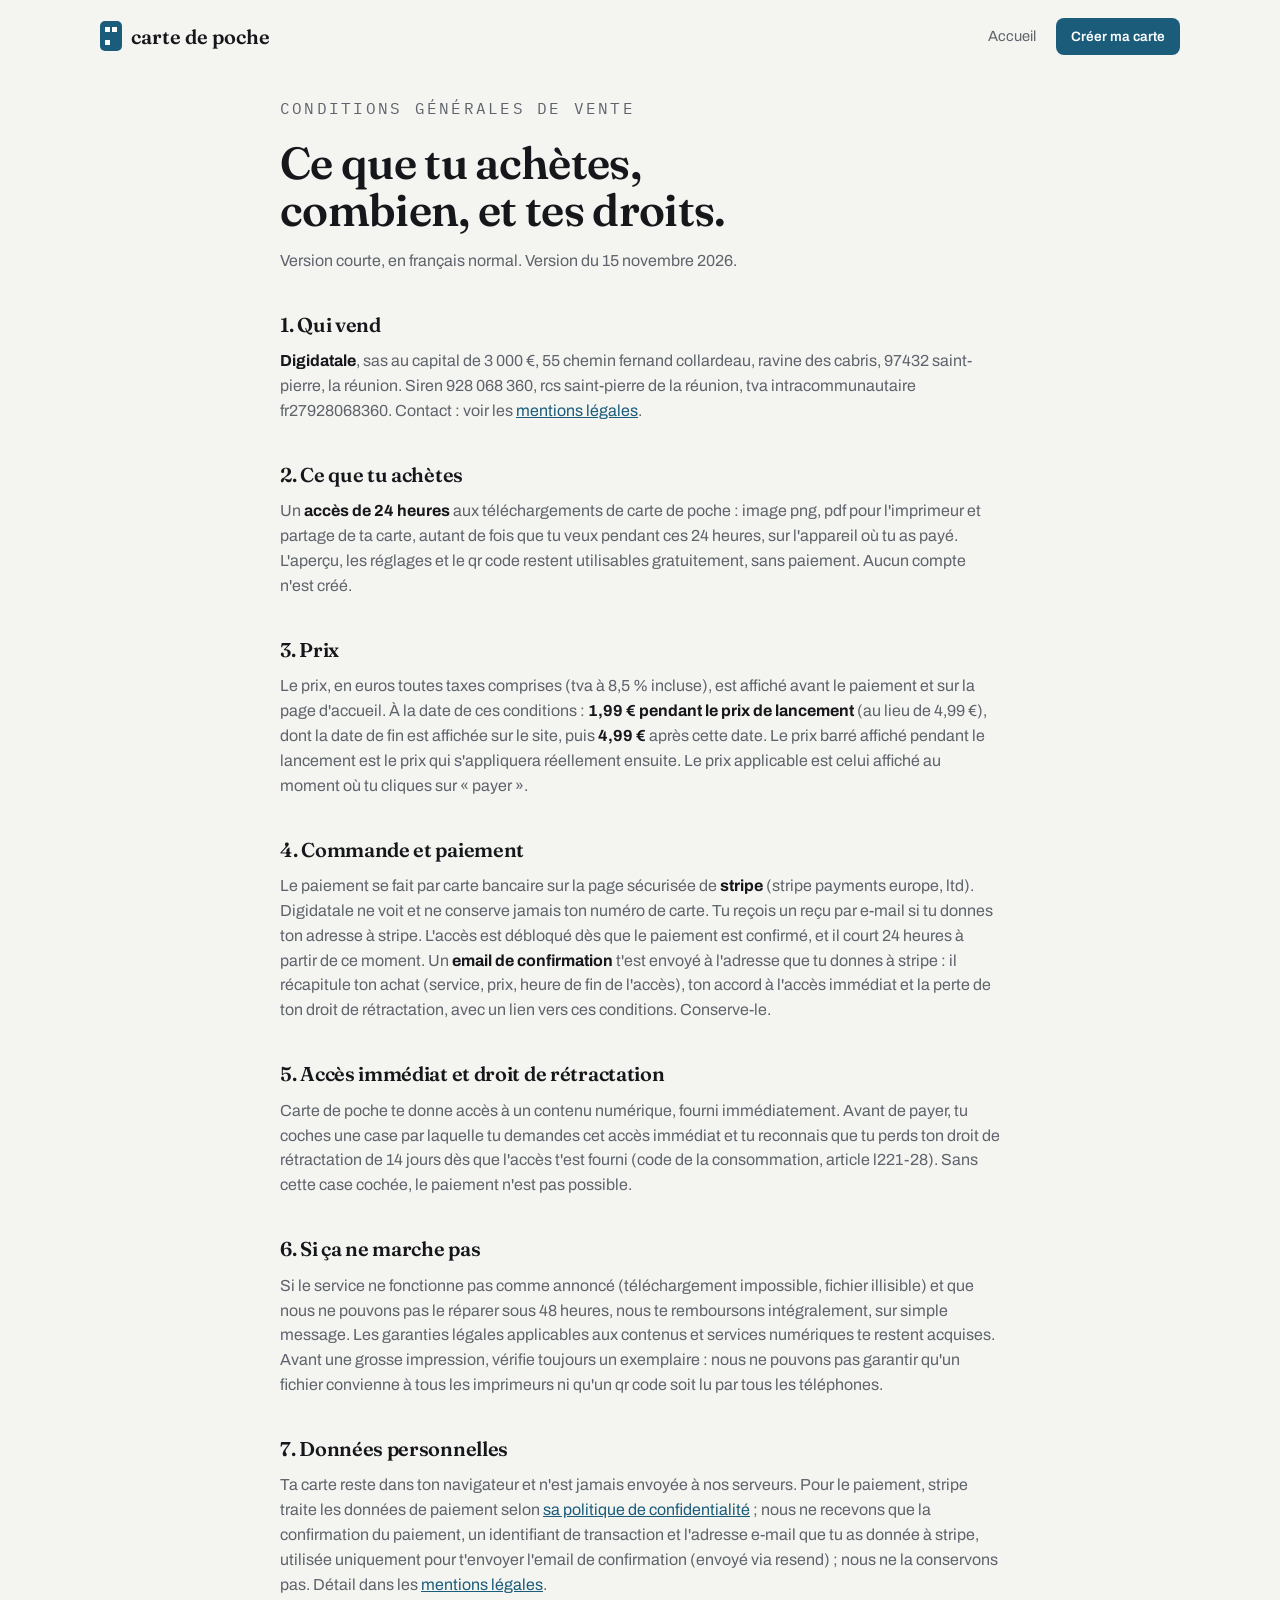
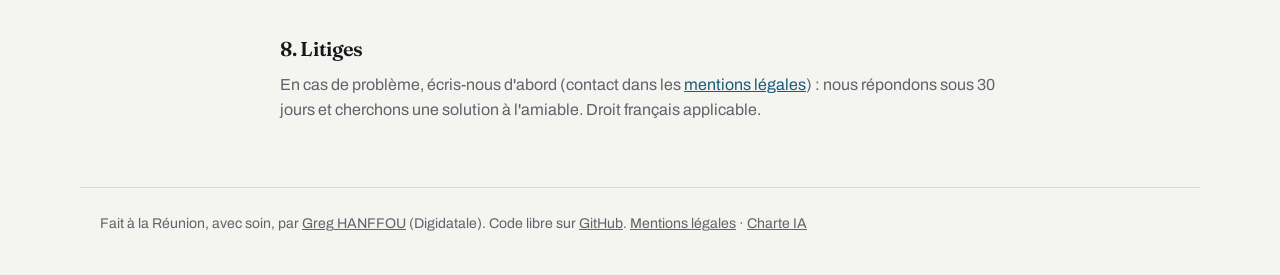
<file: cgv.html>
<!doctype html>
<html lang="fr">
<head>
<meta charset="utf-8">
<meta name="viewport" content="width=device-width,initial-scale=1">
<title>Conditions générales de vente · Carte de poche</title>
<meta name="description" content="Conditions générales de vente de Carte de poche : prix, accès de 24 h, offre de lancement, rétractation, email de confirmation.">
<meta name="robots" content="noindex,follow">
<link rel="icon" href="data:image/svg+xml,%3Csvg xmlns=%27http://www.w3.org/2000/svg%27 viewBox=%270 0 64 64%27%3E%3Crect width=%2764%27 height=%2764%27 rx=%2712%27 fill=%27%231a5c7a%27/%3E%3Crect x=%2716%27 y=%278%27 width=%2732%27 height=%2748%27 rx=%275%27 fill=%27%23fff%27/%3E%3C/svg%3E">
<link rel="preconnect" href="https://fonts.googleapis.com">
<link rel="stylesheet" href="https://fonts.googleapis.com/css2?family=Fraunces:ital,opsz,wght@0,9..144,300..800;1,9..144,300..700&family=Archivo:wght@400;500;600&family=IBM+Plex+Mono:wght@400;500&display=swap">
<link rel="stylesheet" href="/landing.css?v=2">
</head>
<body>
<header class="top">
  <a class="brand" href="/"><span class="brand-ico" aria-hidden="true"></span>carte de poche</a>
  <nav class="topnav"><a href="/">Accueil</a><a class="btn btn-sm" href="/app">Créer ma carte</a></nav>
</header>
<main class="legal">
  <p class="kicker">Conditions générales de vente</p>
  <h1>Ce que tu achètes, combien, et tes droits.</h1>
  <p class="lead">Version courte, en français normal. Version du 15 novembre 2026.</p>

  <h2>1. Qui vend</h2>
  <p><strong>Digidatale</strong>, sas au capital de 3 000 €, 55 chemin fernand collardeau, ravine des cabris, 97432 saint-pierre, la réunion. Siren 928 068 360, rcs saint-pierre de la réunion, tva intracommunautaire fr27928068360. Contact : voir les <a href="/mentions-legales">mentions légales</a>.</p>

  <h2>2. Ce que tu achètes</h2>
  <p>Un <strong>accès de 24 heures</strong> aux téléchargements de carte de poche : image png, pdf pour l'imprimeur et partage de ta carte, autant de fois que tu veux pendant ces 24 heures, sur l'appareil où tu as payé. L'aperçu, les réglages et le qr code restent utilisables gratuitement, sans paiement. Aucun compte n'est créé.</p>

  <h2>3. Prix</h2>
  <p>Le prix, en euros toutes taxes comprises (tva à 8,5 % incluse), est affiché avant le paiement et sur la page d'accueil. À la date de ces conditions : <strong>1,99 € pendant le prix de lancement</strong> (au lieu de 4,99 €), dont la date de fin est affichée sur le site, puis <strong>4,99 €</strong> après cette date. Le prix barré affiché pendant le lancement est le prix qui s'appliquera réellement ensuite. Le prix applicable est celui affiché au moment où tu cliques sur « payer ».</p>

  <h2>4. Commande et paiement</h2>
  <p>Le paiement se fait par carte bancaire sur la page sécurisée de <strong>stripe</strong> (stripe payments europe, ltd). Digidatale ne voit et ne conserve jamais ton numéro de carte. Tu reçois un reçu par e-mail si tu donnes ton adresse à stripe. L'accès est débloqué dès que le paiement est confirmé, et il court 24 heures à partir de ce moment. Un <strong>email de confirmation</strong> t'est envoyé à l'adresse que tu donnes à stripe : il récapitule ton achat (service, prix, heure de fin de l'accès), ton accord à l'accès immédiat et la perte de ton droit de rétractation, avec un lien vers ces conditions. Conserve-le.</p>

  <h2>5. Accès immédiat et droit de rétractation</h2>
  <p>Carte de poche te donne accès à un contenu numérique, fourni immédiatement. Avant de payer, tu coches une case par laquelle tu demandes cet accès immédiat et tu reconnais que tu perds ton droit de rétractation de 14 jours dès que l'accès t'est fourni (code de la consommation, article l221-28). Sans cette case cochée, le paiement n'est pas possible.</p>

  <h2>6. Si ça ne marche pas</h2>
  <p>Si le service ne fonctionne pas comme annoncé (téléchargement impossible, fichier illisible) et que nous ne pouvons pas le réparer sous 48 heures, nous te remboursons intégralement, sur simple message. Les garanties légales applicables aux contenus et services numériques te restent acquises. Avant une grosse impression, vérifie toujours un exemplaire : nous ne pouvons pas garantir qu'un fichier convienne à tous les imprimeurs ni qu'un qr code soit lu par tous les téléphones.</p>

  <h2>7. Données personnelles</h2>
  <p>Ta carte reste dans ton navigateur et n'est jamais envoyée à nos serveurs. Pour le paiement, stripe traite les données de paiement selon <a href="https://stripe.com/fr/privacy" rel="noopener">sa politique de confidentialité</a> ; nous ne recevons que la confirmation du paiement, un identifiant de transaction et l'adresse e-mail que tu as donnée à stripe, utilisée uniquement pour t'envoyer l'email de confirmation (envoyé via resend) ; nous ne la conservons pas. Détail dans les <a href="/mentions-legales">mentions légales</a>.</p>

  <h2>8. Litiges</h2>
  <p>En cas de problème, écris-nous d'abord (contact dans les <a href="/mentions-legales">mentions légales</a>) : nous répondons sous 30 jours et cherchons une solution à l'amiable. Droit français applicable.</p>
</main>
<footer class="foot">
  <p>Fait à la Réunion, avec soin, par <a href="https://www.linkedin.com/in/greghanffou" rel="noopener">Greg HANFFOU</a> (Digidatale). Code libre sur <a href="https://github.com/greggstyle/carte-de-poche" rel="noopener">GitHub</a>. <a href="/mentions-legales">Mentions légales</a> · <a href="/charte-ia">Charte IA</a></p>
</footer>
</body>
</html>
</file>
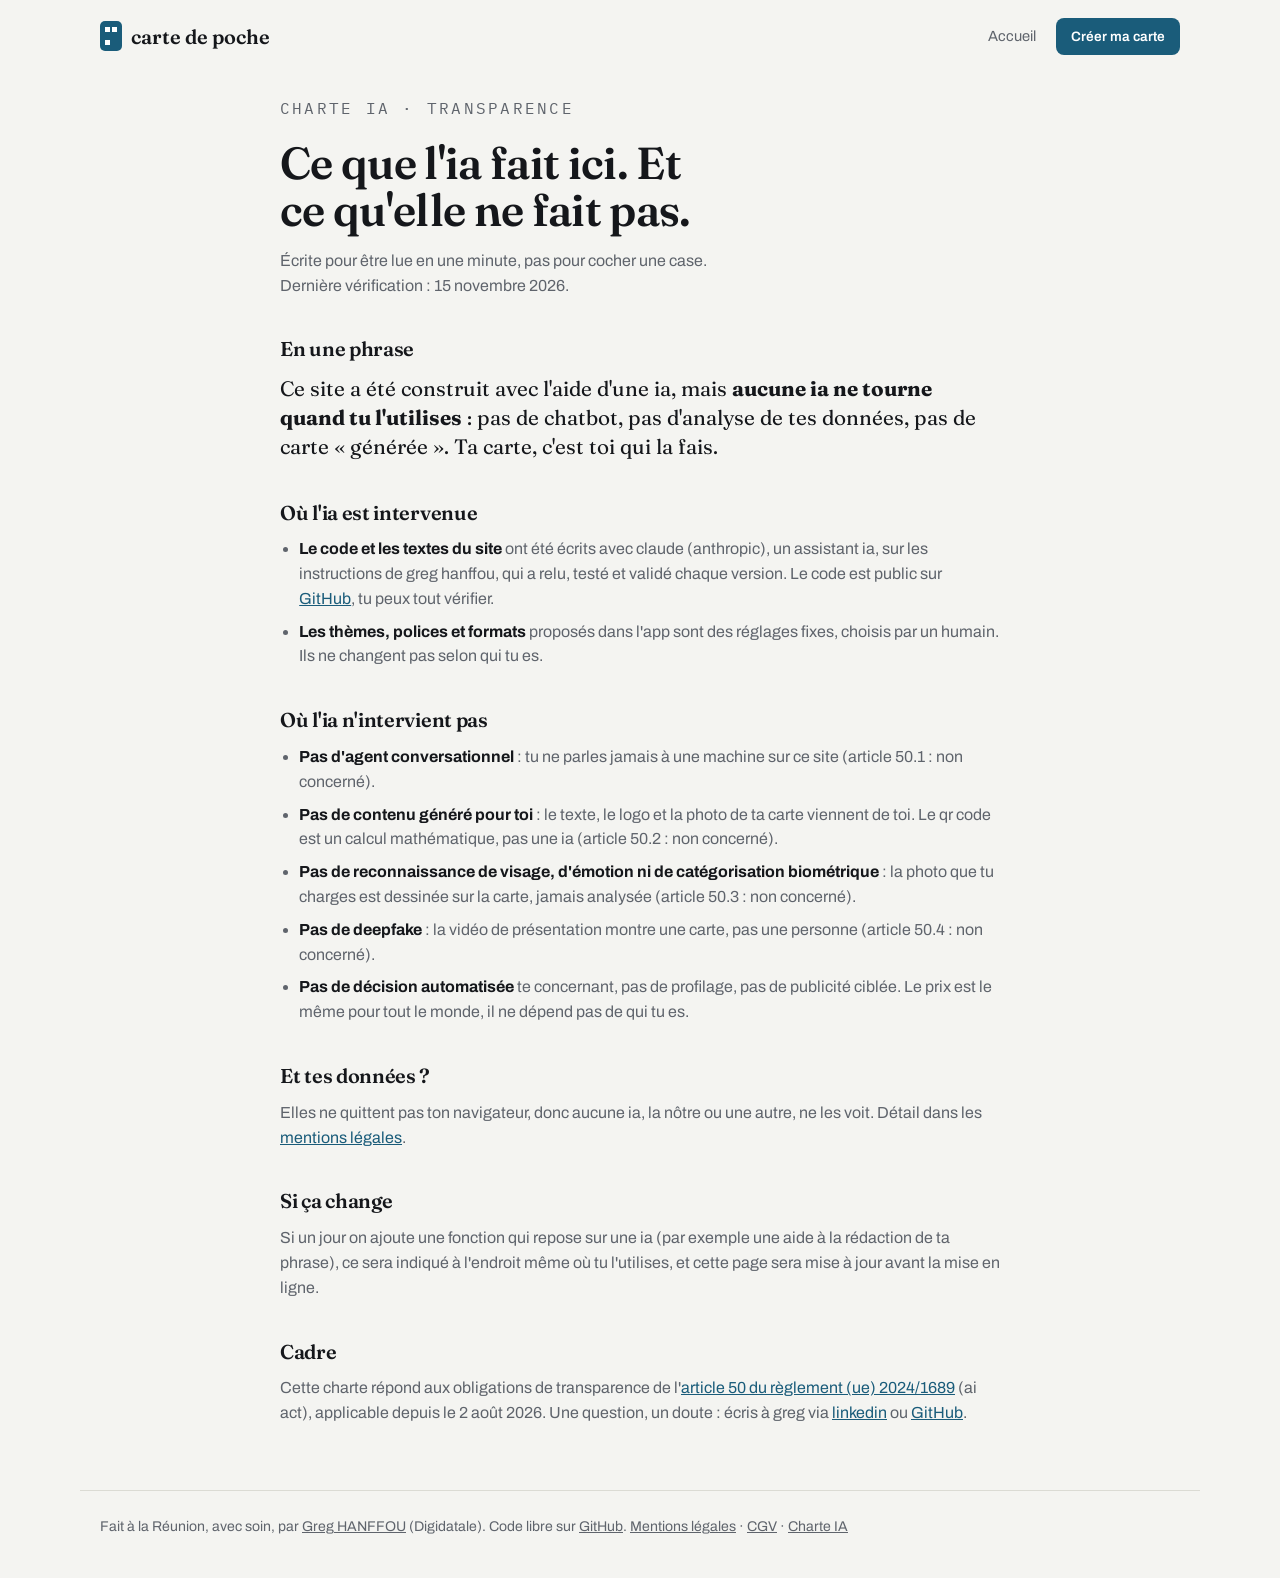
<file: charte-ia.html>
<!doctype html>
<html lang="fr">
<head>
<meta charset="utf-8">
<meta name="viewport" content="width=device-width,initial-scale=1">
<title>Charte ia · Carte de poche</title>
<meta name="description" content="Charte IA de cartedepoche.fr : ce que l’intelligence artificielle fait et ne fait pas sur ce site, conformément à l’article 50 du règlement européen sur l’IA.">
<meta name="robots" content="noindex,follow">
<link rel="icon" href="data:image/svg+xml,%3Csvg xmlns=%27http://www.w3.org/2000/svg%27 viewBox=%270 0 64 64%27%3E%3Crect width=%2764%27 height=%2764%27 rx=%2712%27 fill=%27%231a5c7a%27/%3E%3Crect x=%2716%27 y=%278%27 width=%2732%27 height=%2748%27 rx=%275%27 fill=%27%23fff%27/%3E%3C/svg%3E">
<link rel="preconnect" href="https://fonts.googleapis.com">
<link rel="stylesheet" href="https://fonts.googleapis.com/css2?family=Fraunces:ital,opsz,wght@0,9..144,300..800;1,9..144,300..700&family=Archivo:wght@400;500;600&family=IBM+Plex+Mono:wght@400;500&display=swap">
<link rel="stylesheet" href="/landing.css?v=2">
</head>
<body>
<header class="top">
  <a class="brand" href="/"><span class="brand-ico" aria-hidden="true"></span>carte de poche</a>
  <nav class="topnav"><a href="/">Accueil</a><a class="btn btn-sm" href="/app">Créer ma carte</a></nav>
</header>
<main class="legal">
  <p class="kicker">Charte ia · transparence</p>
  <h1>Ce que l'ia fait ici. Et ce qu'elle ne fait pas.</h1>
  <p class="lead">Écrite pour être lue en une minute, pas pour cocher une case. Dernière vérification : 15 novembre 2026.</p>

  <h2>En une phrase</h2>
  <p class="big">Ce site a été construit avec l'aide d'une ia, mais <strong>aucune ia ne tourne quand tu l'utilises</strong> : pas de chatbot, pas d'analyse de tes données, pas de carte « générée ». Ta carte, c'est toi qui la fais.</p>

  <h2>Où l'ia est intervenue</h2>
  <ul>
    <li><strong>Le code et les textes du site</strong> ont été écrits avec claude (anthropic), un assistant ia, sur les instructions de greg hanffou, qui a relu, testé et validé chaque version. Le code est public sur <a href="https://github.com/greggstyle/carte-de-poche" rel="noopener">GitHub</a>, tu peux tout vérifier.</li>
    <li><strong>Les thèmes, polices et formats</strong> proposés dans l'app sont des réglages fixes, choisis par un humain. Ils ne changent pas selon qui tu es.</li>
  </ul>

  <h2>Où l'ia n'intervient pas</h2>
  <ul>
    <li><strong>Pas d'agent conversationnel</strong> : tu ne parles jamais à une machine sur ce site (article 50.1 : non concerné).</li>
    <li><strong>Pas de contenu généré pour toi</strong> : le texte, le logo et la photo de ta carte viennent de toi. Le qr code est un calcul mathématique, pas une ia (article 50.2 : non concerné).</li>
    <li><strong>Pas de reconnaissance de visage, d'émotion ni de catégorisation biométrique</strong> : la photo que tu charges est dessinée sur la carte, jamais analysée (article 50.3 : non concerné).</li>
    <li><strong>Pas de deepfake</strong> : la vidéo de présentation montre une carte, pas une personne (article 50.4 : non concerné).</li>
    <li><strong>Pas de décision automatisée</strong> te concernant, pas de profilage, pas de publicité ciblée. Le prix est le même pour tout le monde, il ne dépend pas de qui tu es.</li>
  </ul>

  <h2>Et tes données ?</h2>
  <p>Elles ne quittent pas ton navigateur, donc aucune ia, la nôtre ou une autre, ne les voit. Détail dans les <a href="/mentions-legales">mentions légales</a>.</p>

  <h2>Si ça change</h2>
  <p>Si un jour on ajoute une fonction qui repose sur une ia (par exemple une aide à la rédaction de ta phrase), ce sera indiqué à l'endroit même où tu l'utilises, et cette page sera mise à jour avant la mise en ligne.</p>

  <h2>Cadre</h2>
  <p>Cette charte répond aux obligations de transparence de l'<a href="https://artificialintelligenceact.eu/article/50/" rel="noopener">article 50 du règlement (ue) 2024/1689</a> (ai act), applicable depuis le 2 août 2026. Une question, un doute : écris à greg via <a href="https://www.linkedin.com/in/greghanffou" rel="noopener">linkedin</a> ou <a href="https://github.com/greggstyle/carte-de-poche/issues" rel="noopener">GitHub</a>.</p>
</main>
<footer class="foot">
  <p>Fait à la Réunion, avec soin, par <a href="https://www.linkedin.com/in/greghanffou" rel="noopener">Greg HANFFOU</a> (Digidatale). Code libre sur <a href="https://github.com/greggstyle/carte-de-poche" rel="noopener">GitHub</a>. <a href="/mentions-legales">Mentions légales</a> · <a href="/cgv">CGV</a> · <a href="/charte-ia">Charte IA</a></p>
</footer>
</body>
</html>
</file>
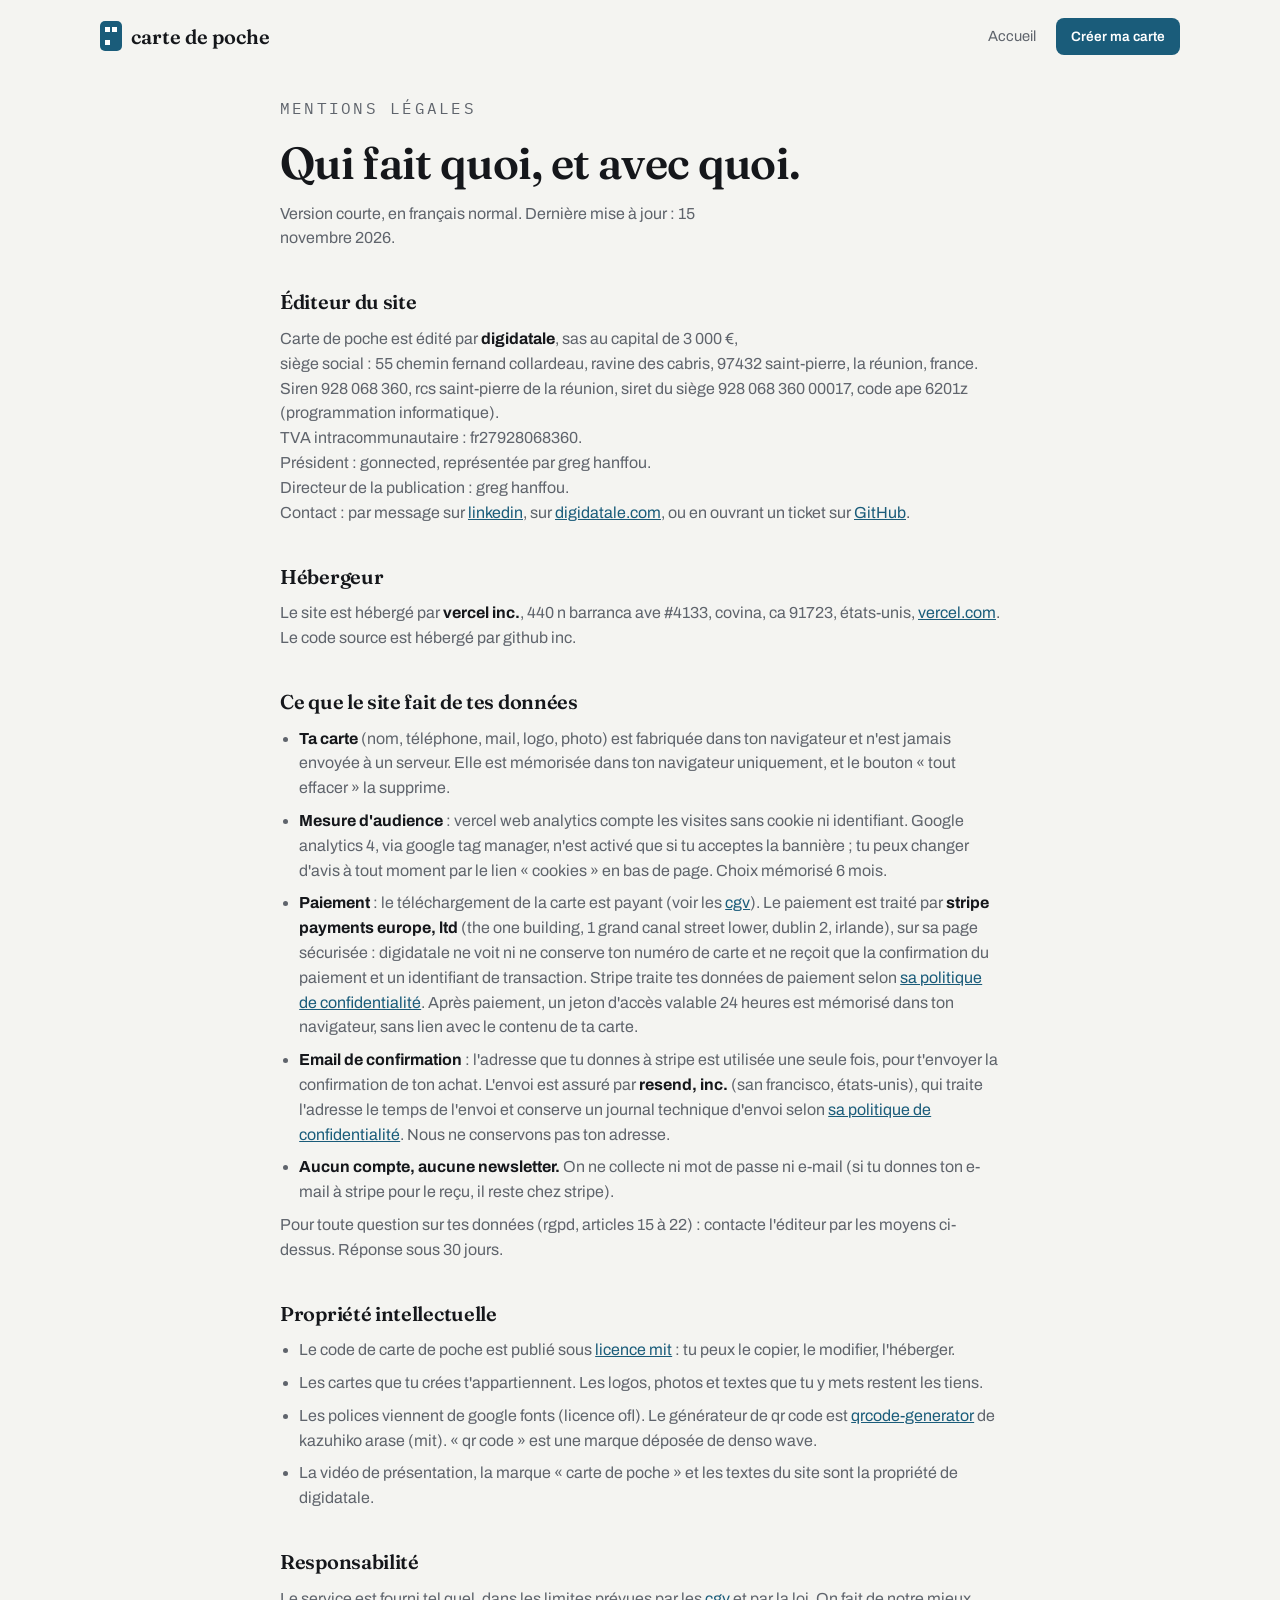
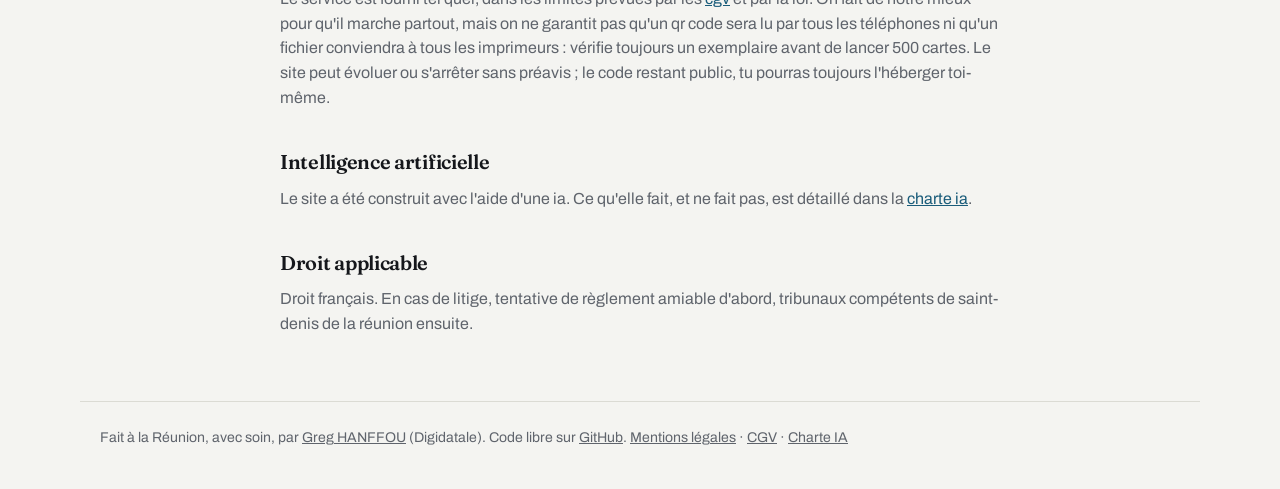
<file: mentions-legales.html>
<!doctype html>
<html lang="fr">
<head>
<meta charset="utf-8">
<meta name="viewport" content="width=device-width,initial-scale=1">
<title>Mentions légales · Carte de poche</title>
<meta name="description" content="Mentions légales du site cartedepoche.fr : éditeur, hébergeur, données personnelles, propriété intellectuelle.">
<meta name="robots" content="noindex,follow">
<link rel="icon" href="data:image/svg+xml,%3Csvg xmlns=%27http://www.w3.org/2000/svg%27 viewBox=%270 0 64 64%27%3E%3Crect width=%2764%27 height=%2764%27 rx=%2712%27 fill=%27%231a5c7a%27/%3E%3Crect x=%2716%27 y=%278%27 width=%2732%27 height=%2748%27 rx=%275%27 fill=%27%23fff%27/%3E%3C/svg%3E">
<link rel="preconnect" href="https://fonts.googleapis.com">
<link rel="stylesheet" href="https://fonts.googleapis.com/css2?family=Fraunces:ital,opsz,wght@0,9..144,300..800;1,9..144,300..700&family=Archivo:wght@400;500;600&family=IBM+Plex+Mono:wght@400;500&display=swap">
<link rel="stylesheet" href="/landing.css?v=2">
</head>
<body>
<header class="top">
  <a class="brand" href="/"><span class="brand-ico" aria-hidden="true"></span>carte de poche</a>
  <nav class="topnav"><a href="/">Accueil</a><a class="btn btn-sm" href="/app">Créer ma carte</a></nav>
</header>
<main class="legal">
  <p class="kicker">Mentions légales</p>
  <h1>Qui fait quoi, et avec quoi.</h1>
  <p class="lead">Version courte, en français normal. Dernière mise à jour : 15 novembre 2026.</p>

  <h2>Éditeur du site</h2>
  <p>Carte de poche est édité par <strong>digidatale</strong>, sas au capital de 3 000 €,<br>
  siège social : 55 chemin fernand collardeau, ravine des cabris, 97432 saint-pierre, la réunion, france.<br>
  Siren 928 068 360, rcs saint-pierre de la réunion, siret du siège 928 068 360 00017, code ape 6201z (programmation informatique).<br>
  TVA intracommunautaire : fr27928068360.<br>
  Président : gonnected, représentée par greg hanffou.<br>
  Directeur de la publication : greg hanffou.<br>
  Contact : par message sur <a href="https://www.linkedin.com/in/greghanffou" rel="noopener">linkedin</a>, sur <a href="https://digidatale.com" rel="noopener">digidatale.com</a>, ou en ouvrant un ticket sur <a href="https://github.com/greggstyle/carte-de-poche/issues" rel="noopener">GitHub</a>.</p>

  <h2>Hébergeur</h2>
  <p>Le site est hébergé par <strong>vercel inc.</strong>, 440 n barranca ave #4133, covina, ca 91723, états-unis, <a href="https://vercel.com" rel="noopener">vercel.com</a>. Le code source est hébergé par github inc.</p>

  <h2>Ce que le site fait de tes données</h2>
  <ul>
    <li><strong>Ta carte</strong> (nom, téléphone, mail, logo, photo) est fabriquée dans ton navigateur et n'est jamais envoyée à un serveur. Elle est mémorisée dans ton navigateur uniquement, et le bouton « tout effacer » la supprime.</li>
    <li><strong>Mesure d'audience</strong> : vercel web analytics compte les visites sans cookie ni identifiant. Google analytics 4, via google tag manager, n'est activé que si tu acceptes la bannière ; tu peux changer d'avis à tout moment par le lien « cookies » en bas de page. Choix mémorisé 6 mois.</li>
    <li><strong>Paiement</strong> : le téléchargement de la carte est payant (voir les <a href="/cgv">cgv</a>). Le paiement est traité par <strong>stripe payments europe, ltd</strong> (the one building, 1 grand canal street lower, dublin 2, irlande), sur sa page sécurisée : digidatale ne voit ni ne conserve ton numéro de carte et ne reçoit que la confirmation du paiement et un identifiant de transaction. Stripe traite tes données de paiement selon <a href="https://stripe.com/fr/privacy" rel="noopener">sa politique de confidentialité</a>. Après paiement, un jeton d'accès valable 24 heures est mémorisé dans ton navigateur, sans lien avec le contenu de ta carte.</li>
    <li><strong>Email de confirmation</strong> : l'adresse que tu donnes à stripe est utilisée une seule fois, pour t'envoyer la confirmation de ton achat. L'envoi est assuré par <strong>resend, inc.</strong> (san francisco, états-unis), qui traite l'adresse le temps de l'envoi et conserve un journal technique d'envoi selon <a href="https://resend.com/legal/privacy-policy" rel="noopener">sa politique de confidentialité</a>. Nous ne conservons pas ton adresse.</li>
    <li><strong>Aucun compte, aucune newsletter.</strong> On ne collecte ni mot de passe ni e-mail (si tu donnes ton e-mail à stripe pour le reçu, il reste chez stripe).</li>
  </ul>
  <p>Pour toute question sur tes données (rgpd, articles 15 à 22) : contacte l'éditeur par les moyens ci-dessus. Réponse sous 30 jours.</p>

  <h2>Propriété intellectuelle</h2>
  <ul>
    <li>Le code de carte de poche est publié sous <a href="https://github.com/greggstyle/carte-de-poche/blob/main/LICENSE" rel="noopener">licence mit</a> : tu peux le copier, le modifier, l'héberger.</li>
    <li>Les cartes que tu crées t'appartiennent. Les logos, photos et textes que tu y mets restent les tiens.</li>
    <li>Les polices viennent de google fonts (licence ofl). Le générateur de qr code est <a href="https://github.com/kazuhikoarase/qrcode-generator" rel="noopener">qrcode-generator</a> de kazuhiko arase (mit). « qr code » est une marque déposée de denso wave.</li>
    <li>La vidéo de présentation, la marque « carte de poche » et les textes du site sont la propriété de digidatale.</li>
  </ul>

  <h2>Responsabilité</h2>
  <p>Le service est fourni tel quel, dans les limites prévues par les <a href="/cgv">cgv</a> et par la loi. On fait de notre mieux pour qu'il marche partout, mais on ne garantit pas qu'un qr code sera lu par tous les téléphones ni qu'un fichier conviendra à tous les imprimeurs : vérifie toujours un exemplaire avant de lancer 500 cartes. Le site peut évoluer ou s'arrêter sans préavis ; le code restant public, tu pourras toujours l'héberger toi-même.</p>

  <h2>Intelligence artificielle</h2>
  <p>Le site a été construit avec l'aide d'une ia. Ce qu'elle fait, et ne fait pas, est détaillé dans la <a href="/charte-ia">charte ia</a>.</p>

  <h2>Droit applicable</h2>
  <p>Droit français. En cas de litige, tentative de règlement amiable d'abord, tribunaux compétents de saint-denis de la réunion ensuite.</p>
</main>
<footer class="foot">
  <p>Fait à la Réunion, avec soin, par <a href="https://www.linkedin.com/in/greghanffou" rel="noopener">Greg HANFFOU</a> (Digidatale). Code libre sur <a href="https://github.com/greggstyle/carte-de-poche" rel="noopener">GitHub</a>. <a href="/mentions-legales">Mentions légales</a> · <a href="/cgv">CGV</a> · <a href="/charte-ia">Charte IA</a></p>
</footer>
</body>
</html>
</file>
<file: landing.css>
/* Page d'accueil Carte de poche. Mêmes tokens que l'app. */
:root{
  --bg:#f4f4f1; --panel:#fafaf8; --ink:#15171b; --ink-2:#5f646c; --ink-3:#8b9098;
  --rule:#dbdbd4; --rule-2:#eceae4; --accent:#1a5c7a; --accent-ink:#ffffff; --focus:#1a5c7a;
  --pop:#e8572a;
  --serif:"Fraunces",Georgia,"Times New Roman",serif;
  --sans:"Archivo","Helvetica Neue",Arial,sans-serif;
  --mono:"IBM Plex Mono",ui-monospace,"SFMono-Regular",Menlo,monospace;
  color-scheme:light;
}
@media (prefers-color-scheme:dark){
  :root:not([data-theme="light"]){
    --bg:#111214; --panel:#16181b; --ink:#e8e8e4; --ink-2:#9aa0a8; --ink-3:#71767e;
    --rule:#2a2d32; --rule-2:#212429; --accent:#7cc0dd; --accent-ink:#0d1114; --focus:#7cc0dd; --pop:#ff7a4d;
    color-scheme:dark;
  }
}
:root[data-theme="dark"]{
  --bg:#111214; --panel:#16181b; --ink:#e8e8e4; --ink-2:#9aa0a8; --ink-3:#71767e;
  --rule:#2a2d32; --rule-2:#212429; --accent:#7cc0dd; --accent-ink:#0d1114; --focus:#7cc0dd; --pop:#ff7a4d;
  color-scheme:dark;
}
*{box-sizing:border-box}
[hidden]{display:none!important}
html{background:var(--bg);scroll-behavior:smooth}
body{margin:0;background:var(--bg);color:var(--ink);font-family:var(--sans);font-size:17px;line-height:1.55;-webkit-font-smoothing:antialiased}
a{color:var(--accent)}
:focus-visible{outline:2px solid var(--focus);outline-offset:3px}
h1,h2,h3{font-family:var(--serif);font-weight:600;letter-spacing:-.015em;text-wrap:balance;margin:0}
h2{font-size:clamp(1.7rem,3.2vw,2.4rem);margin-bottom:1.4rem}
h3{font-size:1.15rem;margin-bottom:.35rem}
p{margin:0}
main > section, .top, .foot{max-width:1120px;margin:0 auto;padding-left:1.25rem;padding-right:1.25rem}

/* en-tête */
.top{display:flex;align-items:center;justify-content:space-between;gap:1rem;padding-top:1.1rem;padding-bottom:1.1rem}
.brand{display:inline-flex;align-items:center;gap:.55rem;font-family:var(--serif);font-weight:600;font-size:1.25rem;color:var(--ink);text-decoration:none}
.brand-ico{width:22px;height:30px;border-radius:5px;background:var(--accent);position:relative;flex:none}
.brand-ico::after{content:"";position:absolute;inset:6px 5px;background:
  linear-gradient(var(--accent-ink),var(--accent-ink)) 0 0/5px 5px no-repeat,
  linear-gradient(var(--accent-ink),var(--accent-ink)) 100% 0/5px 5px no-repeat,
  linear-gradient(var(--accent-ink),var(--accent-ink)) 0 100%/5px 5px no-repeat}
.topnav{display:flex;align-items:center;gap:1.2rem;font-size:.92rem}
.topnav a{color:var(--ink-2);text-decoration:none}
.topnav a:hover{color:var(--ink)}
.topnav .btn,.topnav .btn:hover{color:var(--accent-ink)}
.btn{display:inline-block;font-family:var(--sans);font-size:.95rem;font-weight:600;background:var(--accent);color:var(--accent-ink);border:0;padding:.65rem 1.2rem;border-radius:8px;cursor:pointer;text-decoration:none}
.btn:hover{filter:brightness(1.08)}
.btn-sm{font-size:.85rem;padding:.5rem .95rem}
.btn-ghost{background:transparent;color:var(--ink-2);border:1px solid var(--rule)}
.btn-ghost:hover{color:var(--ink);border-color:var(--ink-2);filter:none}

/* héros */
.hero{display:grid;grid-template-columns:minmax(0,1.15fr) minmax(0,.85fr);gap:3rem;align-items:center;padding-top:2.5rem;padding-bottom:4rem}
.kicker{font-family:var(--mono);font-size:.7rem;letter-spacing:.14em;text-transform:uppercase;color:var(--ink-3);margin-bottom:1.1rem}
h1{font-size:clamp(2.3rem,5.2vw,3.9rem);line-height:1.05;margin-bottom:1.2rem}
h1 em{font-style:italic;color:var(--accent)}
.lead{font-size:1.15rem;color:var(--ink-2);max-width:52ch;margin-bottom:1.8rem}
.proof{list-style:none;margin:1.6rem 0 0;padding:0;display:flex;flex-direction:column;gap:.4rem;font-size:.92rem;color:var(--ink-2)}
.proof li::before{content:"✓";color:var(--accent);font-weight:700;margin-right:.55rem}

/* le gros bouton */
.btn-xl{display:inline-flex;flex-direction:column;align-items:flex-start;gap:.25rem;background:var(--pop);color:#fff;text-decoration:none;padding:1.25rem 1.9rem 1.2rem;border-radius:18px;box-shadow:0 10px 0 0 color-mix(in srgb,var(--pop) 70%,#000);transform:rotate(-1.2deg);transition:transform .15s,box-shadow .15s;max-width:100%}
.btn-xl:hover{transform:rotate(0deg) translateY(2px);box-shadow:0 7px 0 0 color-mix(in srgb,var(--pop) 70%,#000)}
.btn-xl:active{transform:translateY(8px);box-shadow:0 2px 0 0 color-mix(in srgb,var(--pop) 70%,#000)}
.btn-xl-main{font-family:var(--serif);font-weight:700;font-size:clamp(1.5rem,3.4vw,2.3rem);line-height:1.05;letter-spacing:-.01em}
.btn-xl-sub{font-size:.9rem;opacity:.92}
@media (prefers-reduced-motion:reduce){.btn-xl{transform:none;transition:none}.btn-xl:hover{transform:none}}

/* téléphone avec la vidéo */
.hero-media{display:flex;justify-content:center}
.phone{width:min(300px,78vw);aspect-ratio:338/600;border-radius:34px;padding:10px;background:#0f1114;box-shadow:0 30px 60px -20px rgba(0,0,0,.45),inset 0 0 0 2px #2a2d32;transform:rotate(2deg)}
.phone video{display:block;width:100%;height:100%;object-fit:cover;border-radius:26px;background:#101215}

/* exemples : la carte sur un téléphone, le scan, le contact ajouté, puis des styles */
.demo{padding-top:3.5rem;padding-bottom:1rem}
.demo-steps{list-style:none;margin:2rem 0 0;padding:0;display:grid;grid-template-columns:repeat(3,minmax(0,1fr));gap:2rem}
.demo-steps li{display:flex;flex-direction:column;align-items:center;text-align:center;gap:1.1rem}
.demo-steps p{color:var(--ink-2);font-size:.95rem;max-width:26ch;margin:0}
.demo-steps strong{display:block;color:var(--ink);font-family:var(--serif);font-size:1.1rem;margin-bottom:.2rem}
.mini-phone{position:relative;display:block;width:190px;aspect-ratio:9/19.5;border-radius:26px;padding:7px;background:#0f1114;box-shadow:0 22px 40px -18px rgba(0,0,0,.45),inset 0 0 0 2px #2a2d32;overflow:hidden}
.mini-phone img{display:block;width:100%;height:100%;object-fit:cover;border-radius:20px}
/* vue « appareil photo » : le téléphone de l'autre, visé, avec le cadre jaune sur le QR */
.mini-cam{background:#0f1114}
.mini-cam::before{content:"";position:absolute;inset:7px;border-radius:20px;background:radial-gradient(120% 80% at 50% 40%,#4a4d52,#1c1e21)}
.cam-target{position:absolute;left:19%;width:62%;top:17%;aspect-ratio:420/913;border-radius:12px;box-shadow:0 0 0 4px #0f1114,0 10px 24px rgba(0,0,0,.5);overflow:hidden;transform:rotate(-3deg)}
.cam-target img{border-radius:0;filter:brightness(.95)}
.cam-frame{position:absolute;left:31%;width:38%;top:43%;height:17%;border-radius:10px;box-shadow:0 0 0 2px #ffd34d}
.cam-pill{position:absolute;left:10px;right:10px;top:14px;background:rgba(255,255,255,.94);color:#15171b;font-size:.68rem;font-weight:600;line-height:1.25;padding:.45rem .6rem;border-radius:12px;box-shadow:0 6px 16px rgba(0,0,0,.25)}
.mini-contact{background:#f7f7f5;display:flex;flex-direction:column;align-items:center;padding:28px 14px 14px;gap:.25rem;color:#15171b;box-shadow:0 22px 40px -18px rgba(0,0,0,.45),inset 0 0 0 7px #0f1114,inset 0 0 0 9px #2a2d32}
.ct-avatar{width:58px;height:58px;border-radius:50%;background:#3b2f2a;color:#fff;display:flex;align-items:center;justify-content:center;font-family:var(--serif);font-weight:600;font-size:1.3rem;margin-bottom:.35rem}
.ct-name{font-family:var(--serif);font-weight:600;font-size:1.05rem}
.ct-role{font-size:.66rem;color:#5f646c;text-align:center;margin-bottom:.6rem}
.ct-row{width:100%;font-size:.62rem;text-align:left;border-top:1px solid #e3e3de;padding:.4rem .2rem;word-break:break-all}
.ct-row b{display:block;font-weight:500;color:#1a5c7a;font-size:.58rem}
.ct-add{margin-top:auto;width:100%;text-align:center;background:#1a5c7a;color:#fff;font-size:.7rem;font-weight:600;padding:.55rem;border-radius:10px}
.demo-h{font-size:1.35rem;margin:3.5rem 0 1.4rem}
.demo-styles{list-style:none;margin:0;padding:0;display:grid;grid-template-columns:repeat(4,minmax(0,1fr));gap:1.5rem}
.demo-styles a{display:flex;flex-direction:column;align-items:center;gap:.6rem;text-decoration:none;color:var(--ink)}
.demo-styles .mini-phone{width:min(170px,100%);transition:transform .2s}
.demo-styles a:hover .mini-phone{transform:translateY(-4px) rotate(-1deg)}
.ds-name{font-family:var(--serif);font-weight:600;font-size:.98rem;text-align:center}
.ds-try{font-size:.82rem;color:var(--accent)}
.demo-note{font-size:.8rem;color:var(--ink-3);margin:1.4rem 0 0}
.demo-swipe{display:none;font-size:.8rem;color:var(--ink-3);margin:.6rem 0 0}
@media (prefers-reduced-motion:reduce){.demo-styles .mini-phone{transition:none}.demo-styles a:hover .mini-phone{transform:none}}
@media (max-width:900px){
  /* mobile : étapes et styles en rangées qu'on fait défiler du doigt */
  .demo-steps,.demo-styles{display:flex;overflow-x:auto;scroll-snap-type:x mandatory;gap:1.1rem;margin-left:-1.25rem;margin-right:-1.25rem;padding:0 1.25rem .8rem;scroll-padding:0 1.25rem}
  .demo-steps li{flex:0 0 64%;scroll-snap-align:start}
  .demo-steps .mini-phone{width:170px}
  .demo-styles li{flex:0 0 44%;scroll-snap-align:start}
  .demo-swipe{display:block}
}

/* étapes */
.steps{padding-top:3.5rem;padding-bottom:1rem;border-top:1px solid var(--rule)}
.steps-grid{list-style:none;margin:0;padding:0;display:grid;grid-template-columns:repeat(3,minmax(0,1fr));gap:1.5rem}
.steps-grid li{background:var(--panel);border:1px solid var(--rule);border-radius:14px;padding:1.4rem 1.4rem 1.5rem}
.num{display:inline-flex;align-items:center;justify-content:center;width:34px;height:34px;border-radius:50%;background:var(--accent);color:var(--accent-ink);font-family:var(--mono);font-weight:500;margin-bottom:.9rem}
.steps p,.features p,.who p{color:var(--ink-2);font-size:.97rem}

/* fonctionnalités */
.features{padding-top:3.5rem;padding-bottom:1rem}
.feat-grid{display:grid;grid-template-columns:repeat(3,minmax(0,1fr));gap:1.2rem 2rem}
.feat-grid article{border-top:2px solid var(--accent);padding-top:.9rem}

/* pour qui */
.who{padding-top:3.5rem}
.who-grid{display:grid;grid-template-columns:repeat(2,minmax(0,1fr));gap:1rem 2rem}
.who-grid div{padding:1rem 0;border-bottom:1px dashed var(--rule)}
.who-grid strong{font-family:var(--serif);font-weight:600;font-size:1.15rem;display:block;margin-bottom:.2rem}

/* enfant */
.kid{margin-top:3.5rem;background:var(--accent);color:var(--accent-ink);border-radius:18px;padding:2rem 2rem 2.1rem;max-width:1120px}
.kid-label{font-family:var(--mono);font-size:.68rem;letter-spacing:.14em;text-transform:uppercase;opacity:.8;margin-bottom:.6rem}
.kid-text{font-family:var(--serif);font-style:italic;font-size:clamp(1.2rem,2.4vw,1.6rem);line-height:1.35;max-width:46ch}

/* faq */
.faq{padding-top:3.5rem}
.faq details{border-bottom:1px solid var(--rule);padding:.9rem 0}
.faq summary{cursor:pointer;font-family:var(--serif);font-weight:600;font-size:1.1rem;list-style:none;display:flex;justify-content:space-between;gap:1rem}
.faq summary::-webkit-details-marker{display:none}
.faq summary::after{content:"+";color:var(--ink-3);font-family:var(--mono)}
.faq details[open] summary::after{content:"–"}
.faq details p{color:var(--ink-2);padding-top:.5rem;max-width:68ch}

/* second appel */
.cta2{padding-top:4rem;padding-bottom:4.5rem;text-align:center}
.cta2 h2{margin-bottom:1.6rem}
.cta2 .btn-xl{align-items:center;text-align:center}

/* pied */
.foot{border-top:1px solid var(--rule);padding-top:1.6rem;padding-bottom:2.5rem;font-size:.88rem;color:var(--ink-2);display:flex;flex-direction:column;gap:.6rem}
.foot a{color:var(--ink-2)}
.linklike{background:none;border:0;padding:0;font:inherit;color:var(--ink-2);text-decoration:underline;cursor:pointer}
.quote{font-family:var(--serif);font-style:italic;color:var(--ink-3)}

/* bannière de consentement (même rendu que l'app) */
.consent{position:fixed;left:1rem;right:1rem;bottom:1rem;z-index:50;max-width:24rem;margin:0;background:var(--panel);color:var(--ink);border:1px solid var(--rule);box-shadow:0 10px 30px rgba(0,0,0,.18);padding:1rem 1.1rem;display:flex;flex-direction:column;gap:.55rem;border-radius:10px}
.consent-t{font-family:var(--serif);font-weight:600;font-size:1.05rem}
.consent-b{font-size:.82rem;color:var(--ink-2)}
.consent-a{display:flex;gap:.6rem;flex-wrap:wrap;margin-top:.2rem}

@media (max-width:900px){
  .hero{grid-template-columns:minmax(0,1fr);gap:2.2rem;padding-top:1.5rem}
  .phone{width:min(220px,60vw);transform:none}
  .steps-grid,.feat-grid{grid-template-columns:minmax(0,1fr)}
  .who-grid{grid-template-columns:minmax(0,1fr)}
  .topnav a:not(.btn){display:none}
  .kid{border-radius:14px;padding:1.5rem 1.25rem}
  .btn-xl{transform:none}
}
@media (max-width:520px){
  body{font-size:16px}
  /* accueil : titre et bouton dans le premier écran, la vidéo vient juste après */
  .hero{padding-top:.75rem;gap:1.8rem}
  .kicker{margin-bottom:.7rem}
  h1{font-size:2.05rem;margin-bottom:.8rem}
  .lead{font-size:1.02rem;margin-bottom:1.2rem}
  .btn-xl{display:flex;width:100%;align-items:flex-start;padding:1.1rem 1.2rem}
  .cta2 .btn-xl{align-items:center}
}

/* pages légales */
.legal{max-width:760px;margin:0 auto;padding:1.5rem 1.25rem 4rem}
.legal h1{font-size:clamp(1.9rem,4vw,2.8rem);margin-bottom:1rem}
.legal h2{font-size:1.25rem;margin:2.2rem 0 .6rem}
.legal p,.legal li{color:var(--ink-2);font-size:1rem}
.legal ul{padding-left:1.2rem;margin:.4rem 0}
.legal li{margin-bottom:.5rem}
.legal strong{color:var(--ink)}
.legal .big{font-family:var(--serif);font-size:1.3rem;line-height:1.4;color:var(--ink)}
.legal .lead{margin-bottom:.5rem}

/* tarif */
.launch{margin:1.2rem 0 0;font-family:var(--mono);font-size:.78rem;letter-spacing:.04em;color:var(--pop);font-weight:500}
.price{padding-top:3.5rem}
.price-card{display:grid;grid-template-columns:minmax(0,.9fr) minmax(0,1.1fr);gap:2rem;align-items:center;background:var(--panel);border:1px solid var(--rule);border-radius:16px;padding:1.8rem 2rem}
.price-big{font-family:var(--serif);font-weight:700;font-size:clamp(2rem,4.4vw,3rem);line-height:1.05;color:var(--accent)}
.price-sub{color:var(--ink-2);margin-top:.4rem}
.price-card ul{list-style:none;margin:0;padding:0;color:var(--ink-2);font-size:.97rem}
.price-card li{margin-bottom:.4rem;padding-left:1.6rem;text-indent:-1.6rem}
/* mêmes coches que sous le bouton principal */
.price-card li::before{content:"✓";display:inline-block;width:1.6rem;text-indent:0;color:var(--accent);font-weight:700}
@media (max-width:900px){.price-card{grid-template-columns:minmax(0,1fr);padding:1.4rem 1.25rem}}

.sr{position:absolute;width:1px;height:1px;overflow:hidden;clip:rect(0 0 0 0);white-space:nowrap}
.price-big s,.launch s{color:var(--ink-3);text-decoration-thickness:3px;font-weight:500;margin-right:.15em}
.price-big .per{font-size:.45em;font-weight:500;color:var(--ink-2)}
</file>
